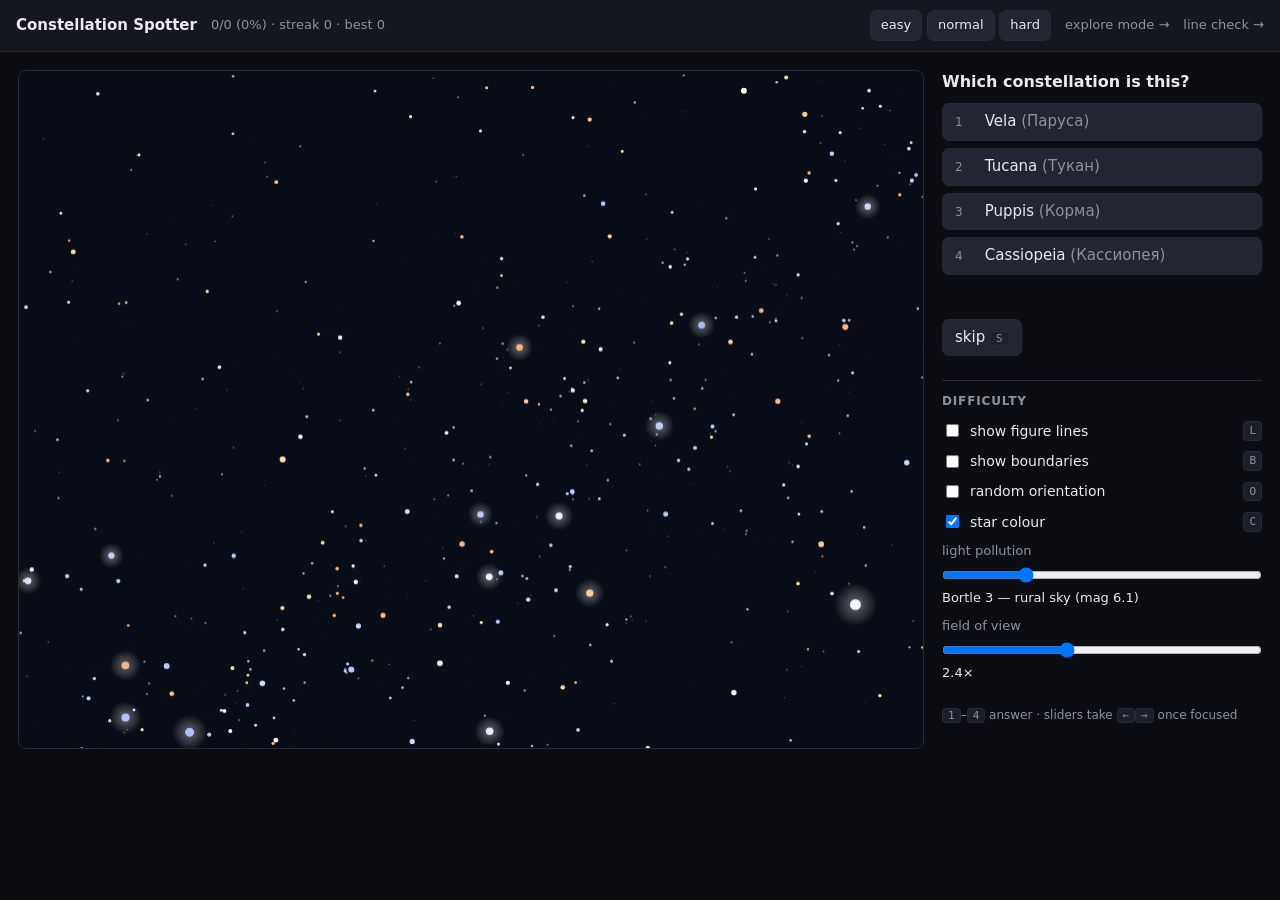
<file: web/index.html>
<!doctype html>
<meta charset="utf-8">
<meta name="viewport" content="width=device-width, initial-scale=1">
<title>Constellation Spotter</title>
<link rel="stylesheet" href="game.css">

<header>
  <strong>Constellation Spotter</strong>
  <span id="score" class="dim"></span>
  <span class="grow"></span>
  <span class="presets">
    <button data-preset="easy">easy</button>
    <button data-preset="normal">normal</button>
    <button data-preset="hard">hard</button>
  </span>
  <a href="explore.html" class="dim">explore mode →</a>
  <a href="compare.html" class="dim">line check →</a>
</header>

<main>
  <div class="stage">
    <canvas id="sky"></canvas>
  </div>

  <aside>
    <h2>Which constellation is this?</h2>
    <div id="choices"></div>
    <p id="verdict" class="verdict"></p>
    <div class="row">
      <button id="next" hidden>next <kbd>⏎</kbd></button>
      <button id="skip">skip <kbd>S</kbd></button>
    </div>

    <h3>Difficulty</h3>
    <label><input type="checkbox" id="lines"> show figure lines <kbd>L</kbd></label>
    <label><input type="checkbox" id="boundary"> show boundaries <kbd>B</kbd></label>
    <label><input type="checkbox" id="rotate"> random orientation <kbd>O</kbd></label>
    <label><input type="checkbox" id="colour"> star colour <kbd>C</kbd></label>

    <label class="stacked">
      light pollution
      <input type="range" id="bortle" min="1" max="9" step="1">
      <output id="bortleOut"></output>
    </label>

    <label class="stacked">
      field of view
      <input type="range" id="fov" min="1.4" max="4" step="0.1">
      <output id="fovOut"></output>
    </label>

    <p class="hint dim">
      <kbd>1</kbd>–<kbd>4</kbd> answer · sliders take <kbd>←</kbd><kbd>→</kbd>
      once focused
    </p>
  </aside>
</main>

<script type="module" src="game.js"></script>
</file>
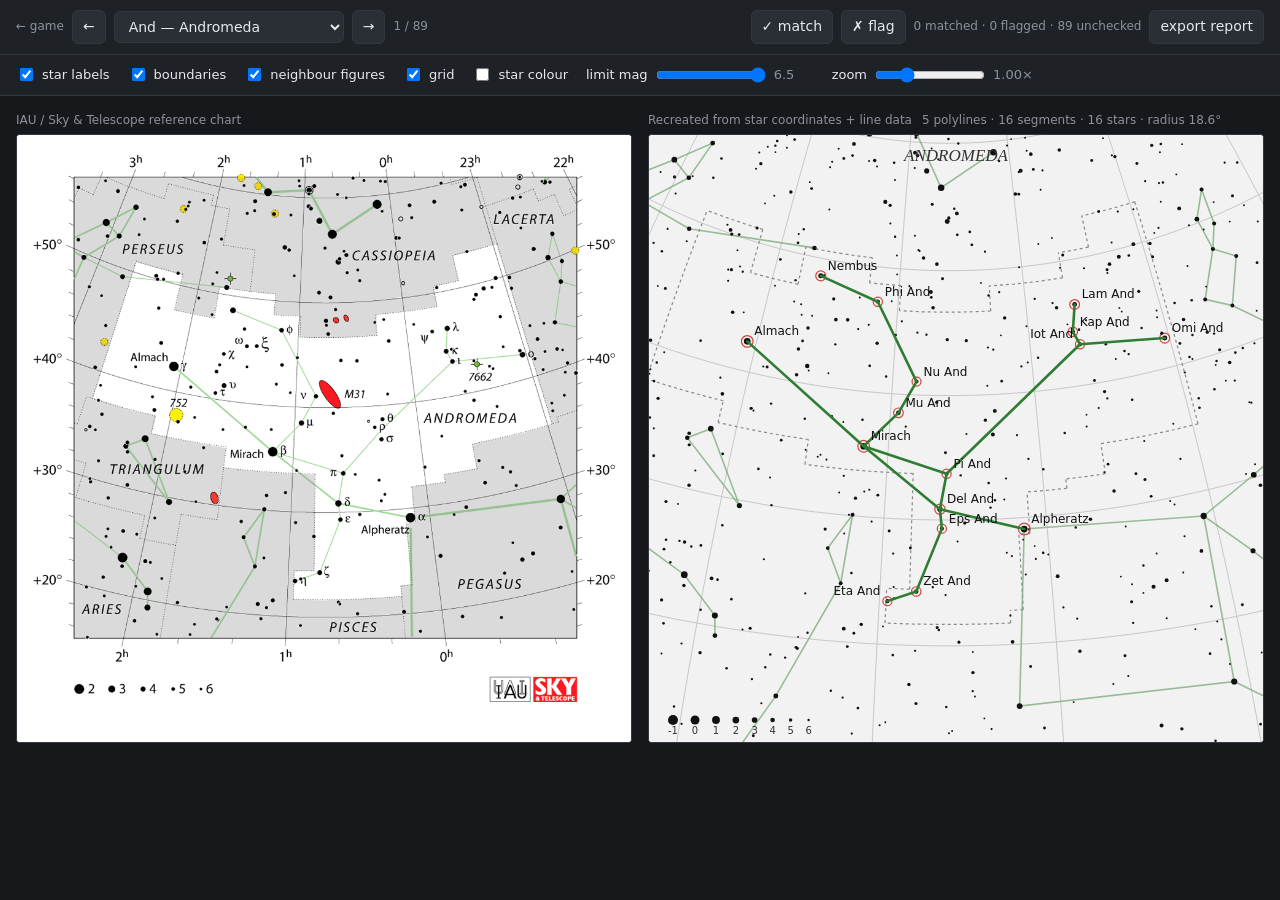
<file: web/compare.html>
<!doctype html>
<meta charset="utf-8">
<title>Constellation line check — IAU vs. recreated</title>
<link rel="stylesheet" href="compare.css">

<header>
  <div class="nav">
    <a href="index.html" class="dim">← game</a>
    <button id="prev" title="Previous (←)">←</button>
    <select id="picker"></select>
    <button id="next" title="Next (→)">→</button>
    <span id="counter" class="dim"></span>
  </div>

  <div class="verdicts">
    <button data-verdict="ok" class="ok" title="Lines match (y)">✓ match</button>
    <button data-verdict="bad" class="bad" title="Lines wrong (n)">✗ flag</button>
    <span id="progress" class="dim"></span>
    <button id="export">export report</button>
  </div>
</header>

<div class="opts">
  <label><input type="checkbox" id="labels" checked> star labels</label>
  <label><input type="checkbox" id="boundaries" checked> boundaries</label>
  <label><input type="checkbox" id="neighbours" checked> neighbour figures</label>
  <label><input type="checkbox" id="grid" checked> grid</label>
  <label><input type="checkbox" id="trueColor"> star colour</label>
  <label>limit mag <input type="range" id="mag" min="3" max="6.5" step="0.1" value="6.5">
    <output id="magOut">6.5</output></label>
  <label>zoom <input type="range" id="zoom" min="0.5" max="2.5" step="0.05" value="1">
    <output id="zoomOut">1.00×</output></label>
</div>

<main>
  <figure>
    <figcaption>IAU / Sky &amp; Telescope reference chart</figcaption>
    <img id="iau" alt="IAU constellation chart">
  </figure>
  <figure>
    <figcaption>Recreated from star coordinates + line data <span id="meta" class="dim"></span></figcaption>
    <canvas id="render"></canvas>
  </figure>
</main>

<script type="module" src="compare.js"></script>
</file>
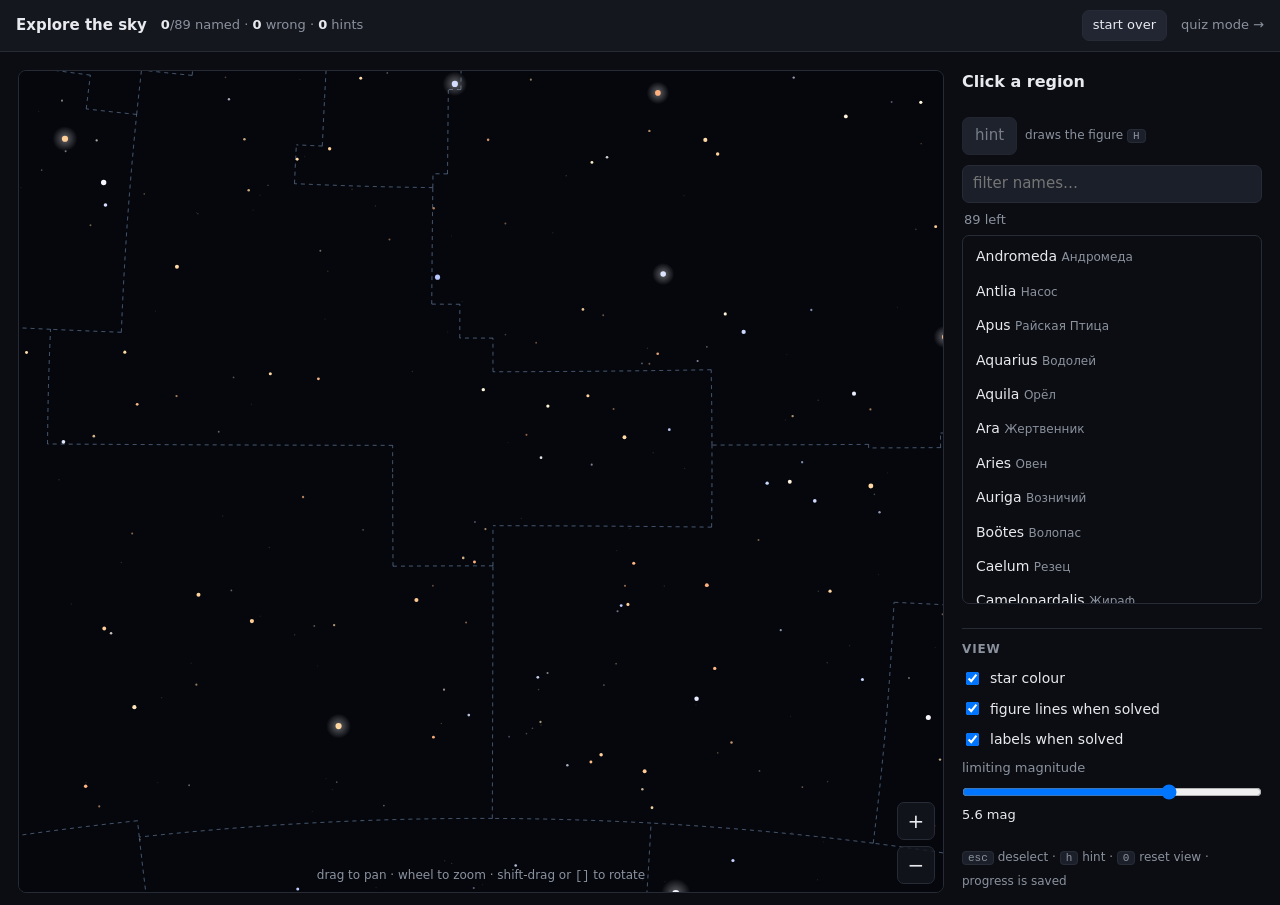
<file: web/explore.html>
<!doctype html>
<meta charset="utf-8">
<meta name="viewport" content="width=device-width, initial-scale=1, interactive-widget=resizes-content">
<title>Explore the sky — Constellation Spotter</title>
<link rel="stylesheet" href="game.css">
<link rel="stylesheet" href="explore.css">

<header>
  <strong>Explore the sky</strong>
  <span id="progress" class="dim"></span>
  <span class="grow"></span>
  <button id="reset" class="small">start over</button>
  <a href="index.html" class="dim">quiz mode →</a>
</header>

<main class="explore">
  <div class="stage" id="stage">
    <canvas id="sky"></canvas>
    <div id="tip" class="tip" hidden></div>
    <div class="zoomers">
      <button id="zoomIn" aria-label="zoom in">+</button>
      <button id="zoomOut" aria-label="zoom out">−</button>
    </div>
    <p class="help dim">
      <span class="mouse-only">drag to pan · wheel to zoom · shift-drag or <kbd>[</kbd><kbd>]</kbd> to rotate</span>
      <span class="touch-only">drag to pan · pinch to zoom and twist</span>
    </p>
  </div>

  <aside>
    <h2 id="prompt">Click a region</h2>
    <p id="verdict" class="verdict"></p>

    <div class="row">
      <button id="hint" disabled>hint</button>
      <span class="hint-note dim">draws the figure <kbd>H</kbd></span>
    </div>

    <input type="search" id="filter" placeholder="filter names…" autocomplete="off">
    <div class="listhead">
      <span id="remaining" class="dim"></span>
    </div>
    <div id="list" class="namelist"></div>

    <h3>View</h3>
    <label><input type="checkbox" id="colour"> star colour</label>
    <label><input type="checkbox" id="showLines"> figure lines when solved</label>
    <label><input type="checkbox" id="labels"> labels when solved</label>
    <label class="stacked">
      limiting magnitude
      <input type="range" id="maglimit" min="3.5" max="6.5" step="0.1">
      <output id="magOut"></output>
    </label>

    <p class="hint dim">
      <kbd>esc</kbd> deselect · <kbd>h</kbd> hint · <kbd>0</kbd> reset view · progress is saved
    </p>
  </aside>
</main>

<script type="module" src="explore.js"></script>
</file>
<file: web/game.css>
:root {
  --bg: #0b0d12;
  --panel: #14171e;
  --line: #262b36;
  --fg: #e8eaef;
  --dim: #8b929e;
  --accent: #7ed6ff;
  --right: #3f9a4a;
  --wrong: #c0483f;
}

* { box-sizing: border-box; }

body {
  margin: 0;
  background: var(--bg);
  color: var(--fg);
  font: 15px/1.45 ui-sans-serif, system-ui, -apple-system, sans-serif;
}

header {
  display: flex;
  align-items: center;
  gap: 14px;
  padding: 10px 16px;
  background: var(--panel);
  border-bottom: 1px solid var(--line);
}
.grow { flex: 1; }
.dim { color: var(--dim); font-size: 13px; }
a.dim { text-decoration: none; }
a.dim:hover { color: var(--fg); }

button {
  background: #212632;
  color: var(--fg);
  border: 1px solid var(--line);
  border-radius: 7px;
  padding: 7px 12px;
  font: inherit;
  cursor: pointer;
}
button:hover:not(:disabled) { background: #2b313f; }
button:disabled { cursor: default; opacity: .85; }
.presets button { padding: 5px 10px; font-size: 13px; }

main {
  display: grid;
  grid-template-columns: 1fr 320px;
  gap: 18px;
  padding: 18px;
  align-items: start;
}

.stage {
  aspect-ratio: 4 / 3;
  border: 1px solid var(--line);
  border-radius: 8px;
  overflow: hidden;
}
canvas#sky { width: 100%; height: 100%; display: block; }

aside { display: flex; flex-direction: column; gap: 10px; }
h2 { font-size: 16px; margin: 0; }
h3 {
  font-size: 12px;
  text-transform: uppercase;
  letter-spacing: .07em;
  color: var(--dim);
  margin: 14px 0 0;
  border-top: 1px solid var(--line);
  padding-top: 12px;
}

#choices { display: flex; flex-direction: column; gap: 7px; }
.choice { text-align: left; }
.choice kbd {
  display: inline-block;
  min-width: 18px;
  margin-right: 7px;
  color: var(--dim);
  font: inherit;
  font-size: 12px;
}
.choice .ru { color: var(--dim); }
.choice.right { border-color: var(--right); background: rgba(63, 154, 74, .22); }
.choice.wrong { border-color: var(--wrong); background: rgba(192, 72, 63, .22); }

/* Shortcut hints on labels and buttons. */
label kbd, .row kbd, .hint kbd {
  border: 1px solid var(--line);
  border-radius: 4px;
  padding: 0 5px;
  color: var(--dim);
  background: #1b1f29;
  font: 11px/1.6 ui-monospace, SFMono-Regular, Menlo, monospace;
}
label kbd { margin-left: auto; }
.hint { margin: 10px 0 0; font-size: 12px; line-height: 2; }

.verdict { margin: 2px 0; min-height: 1.4em; font-size: 14px; }
.verdict.right { color: #79d187; }
.verdict.wrong { color: #e8867d; }

.row { display: flex; gap: 8px; }

label { display: flex; align-items: center; gap: 8px; font-size: 14px; }
label.stacked { display: block; color: var(--dim); font-size: 13px; }
label.stacked input { width: 100%; margin: 6px 0 2px; }
output { color: var(--fg); font-size: 13px; }

@media (max-width: 860px) {
  main { grid-template-columns: 1fr; }
}
</file>
<file: web/compare.css>
:root {
  --bg: #16181c;
  --panel: #1e2126;
  --line: #333840;
  --fg: #e6e8ec;
  --dim: #8b929e;
  --ok: #3f9a4a;
  --bad: #c0483f;
}

* { box-sizing: border-box; }

body {
  margin: 0;
  background: var(--bg);
  color: var(--fg);
  font: 14px/1.4 ui-sans-serif, system-ui, -apple-system, sans-serif;
}

header, .opts {
  display: flex;
  gap: 16px;
  align-items: center;
  flex-wrap: wrap;
  padding: 10px 16px;
  background: var(--panel);
  border-bottom: 1px solid var(--line);
}

header { justify-content: space-between; position: sticky; top: 0; z-index: 5; }
.opts { gap: 18px; font-size: 13px; }
.nav, .verdicts { display: flex; gap: 8px; align-items: center; }

.dim { color: var(--dim); font-size: 12px; }
a.dim { text-decoration: none; white-space: nowrap; }
a.dim:hover { color: var(--fg); }

button, select {
  background: #2a2e35;
  color: var(--fg);
  border: 1px solid var(--line);
  border-radius: 6px;
  padding: 6px 10px;
  font: inherit;
  cursor: pointer;
}
button:hover, select:hover { background: #343941; }
select { min-width: 230px; }

.verdicts .ok.active { background: var(--ok); border-color: var(--ok); }
.verdicts .bad.active { background: var(--bad); border-color: var(--bad); }

label { display: flex; align-items: center; gap: 6px; white-space: nowrap; }
input[type="range"] { width: 110px; }
output { color: var(--dim); min-width: 40px; }

main {
  display: grid;
  grid-template-columns: 1fr 1fr;
  gap: 16px;
  padding: 16px;
  align-items: start;
}

figure { margin: 0; position: relative; }

figcaption {
  color: var(--dim);
  font-size: 12px;
  margin-bottom: 6px;
  display: flex;
  gap: 10px;
  align-items: baseline;
}

img#iau, canvas#render {
  width: 100%;
  display: block;
  background: #f2f2f2;
  border: 1px solid var(--line);
  border-radius: 4px;
}

.sheet {
  position: absolute;
  right: 8px;
  bottom: 8px;
  font-size: 12px;
  background: rgba(20, 22, 26, .85);
}

@media (max-width: 900px) {
  main { grid-template-columns: 1fr; }
}
</file>
<file: web/explore.css>
/* Explore mode: full-sky canvas plus the pick-a-name list. Layered on game.css,
   which supplies the palette, header, buttons and form controls. */

main.explore {
  grid-template-columns: 1fr 300px;
  height: calc(100vh - 47px);
  padding-bottom: 12px;
}

main.explore .stage {
  aspect-ratio: auto;
  height: 100%;
  position: relative;
  cursor: grab;
}
main.explore .stage.dragging { cursor: grabbing; }
main.explore .stage.pickable { cursor: pointer; }

/* The canvas handles its own gestures. Without this the browser claims a
   drag as a page scroll and cancels the pan mid-gesture, which makes the
   sky almost impossible to move on a touchscreen. */
main.explore canvas#sky {
  touch-action: none;
  -webkit-user-select: none;
  user-select: none;
}

main.explore aside {
  height: 100%;
  min-height: 0;
}

/* Hover readout, follows the cursor. */
.tip {
  position: absolute;
  pointer-events: none;
  transform: translate(12px, 12px);
  padding: 3px 8px;
  border-radius: 6px;
  background: rgba(10, 13, 20, .88);
  border: 1px solid var(--line);
  font-size: 13px;
  white-space: nowrap;
}
.tip .ru { color: var(--dim); }

.help {
  position: absolute;
  left: 0;
  right: 0;
  bottom: 6px;
  margin: 0;
  text-align: center;
  pointer-events: none;
  font-size: 12px;
}

#filter {
  background: #1b1f29;
  color: var(--fg);
  border: 1px solid var(--line);
  border-radius: 7px;
  padding: 7px 10px;
  font: inherit;
}

/* The answer list sizes to its contents and scrolls when it cannot.
   max-content caps the box at the height of the names in it, so a handful of
   remaining answers sit in a short box rather than a tall scroller; grow and
   shrink are both on so it still fits the space available, which matters on a
   phone -- without shrink the box overflowed the clipped sidebar and the last
   matches of a filtered list could not be reached at all. */
.namelist {
  flex: 1 1 auto;
  min-height: 132px;
  max-height: max-content;
  overflow-y: auto;
  -webkit-overflow-scrolling: touch;
  overscroll-behavior: contain;
  border: 1px solid var(--line);
  border-radius: 7px;
  padding: 4px;
  display: flex;
  flex-direction: column;
  gap: 2px;
}
.namelist button {
  text-align: left;
  border-color: transparent;
  background: transparent;
  padding: 5px 8px;
  border-radius: 5px;
  font-size: 14px;
}
.namelist button:hover:not(:disabled) { background: #2b313f; }
.namelist button .ru { color: var(--dim); font-size: 12px; }
.namelist.disabled { opacity: .45; pointer-events: none; }
.namelist .empty { margin: 8px; font-size: 13px; text-align: center; }

.listhead { font-size: 12px; margin: -2px 2px -4px; }

/* The completion message runs to two lines; without room for it the text
   overlapped the hint row below. */
main.explore .verdict { min-height: 0; }

.stat { font-size: 13px; color: var(--dim); }
.stat b { color: var(--fg); font-weight: 600; }
button.small { padding: 5px 10px; font-size: 13px; }

/* Hint button: help you asked for, so it reads warm rather than neutral,
   matching the colour the hinted figure is drawn in. */
#hint {
  border-color: #4a4230;
  color: #ffd68c;
}
#hint:hover:not(:disabled) { background: #332c1d; }
#hint:disabled { color: var(--dim); border-color: var(--line); }
.hint-note { font-size: 12px; align-self: center; }

/* Zoom buttons, for touch users who would rather not pinch. */
.zoomers {
  position: absolute;
  right: 8px;
  bottom: 8px;
  display: flex;
  flex-direction: column;
  gap: 6px;
}
.zoomers button {
  width: 38px;
  height: 38px;
  padding: 0;
  font-size: 20px;
  line-height: 1;
  background: rgba(20, 23, 30, .82);
}

.touch-only { display: none; }
@media (hover: none) {
  .mouse-only { display: none; }
  .touch-only { display: inline; }
}

@media (max-width: 860px) {
  /* The page must not scroll: a tall document turns every drag on the canvas
     into a page scroll, which is what made panning unusable on a phone.
     Body is the viewport, header takes its natural height, main takes the
     rest, and only the name list scrolls inside it. */
  body {
    /* --vh is set from visualViewport when a keyboard is open (see
       trackViewport in explore.js); 100dvh is the fallback. */
    height: var(--vh, 100dvh);
    overflow: hidden;
    display: flex;
    flex-direction: column;
  }
  header { flex: none; }

  main.explore {
    flex: 1;
    min-height: 0;
    grid-template-columns: 1fr;
    /* Sky gets the larger share, but both rows may shrink: minmax(0,...) lets
       the list scroll internally instead of overflowing the sidebar. */
    grid-template-rows: minmax(0, 1.35fr) minmax(0, 1fr);
    height: auto;
    gap: 8px;
    padding: 8px;
  }
  main.explore .stage { height: 100%; }
  main.explore aside { min-height: 0; overflow: hidden; gap: 6px; }

  /* Space is scarce: the sky and the name list are the whole game. */
  aside h3, aside label, aside .hint { display: none; }
  aside h2 { font-size: 14px; }
  .verdict { min-height: 0; font-size: 13px; }

  /* Touch targets: the name list is the main control on a phone. */
  .namelist button { padding: 9px 10px; }
  .zoomers button { width: 44px; height: 44px; }

  /* Space is scarce; the view toggles matter less than the list. */
  aside label.stacked { display: none; }
  /* The hint button stays, but its explanatory note does not. */
  .hint-note { display: none; }
  #hint { padding: 8px 14px; }

  /* Never let the list collapse to an unusable sliver. */
  .namelist { min-height: 120px; }

  /* Typing: the keyboard covers the lower half, so the sky gives up most of
     its share and the chrome around the list goes away. Without this the list
     was squeezed to a single clipped row. */
  body.keyboard-open main.explore {
    grid-template-rows: minmax(0, 0.42fr) minmax(0, 1fr);
  }
  body.keyboard-open .stage .help,
  body.keyboard-open .zoomers,
  body.keyboard-open #prompt,
  body.keyboard-open .verdict { display: none; }
}

@media (max-width: 860px) and (orientation: landscape) {
  main.explore {
    grid-template-columns: 1fr 260px;
    grid-template-rows: minmax(0, 1fr);
  }
}
</file>
